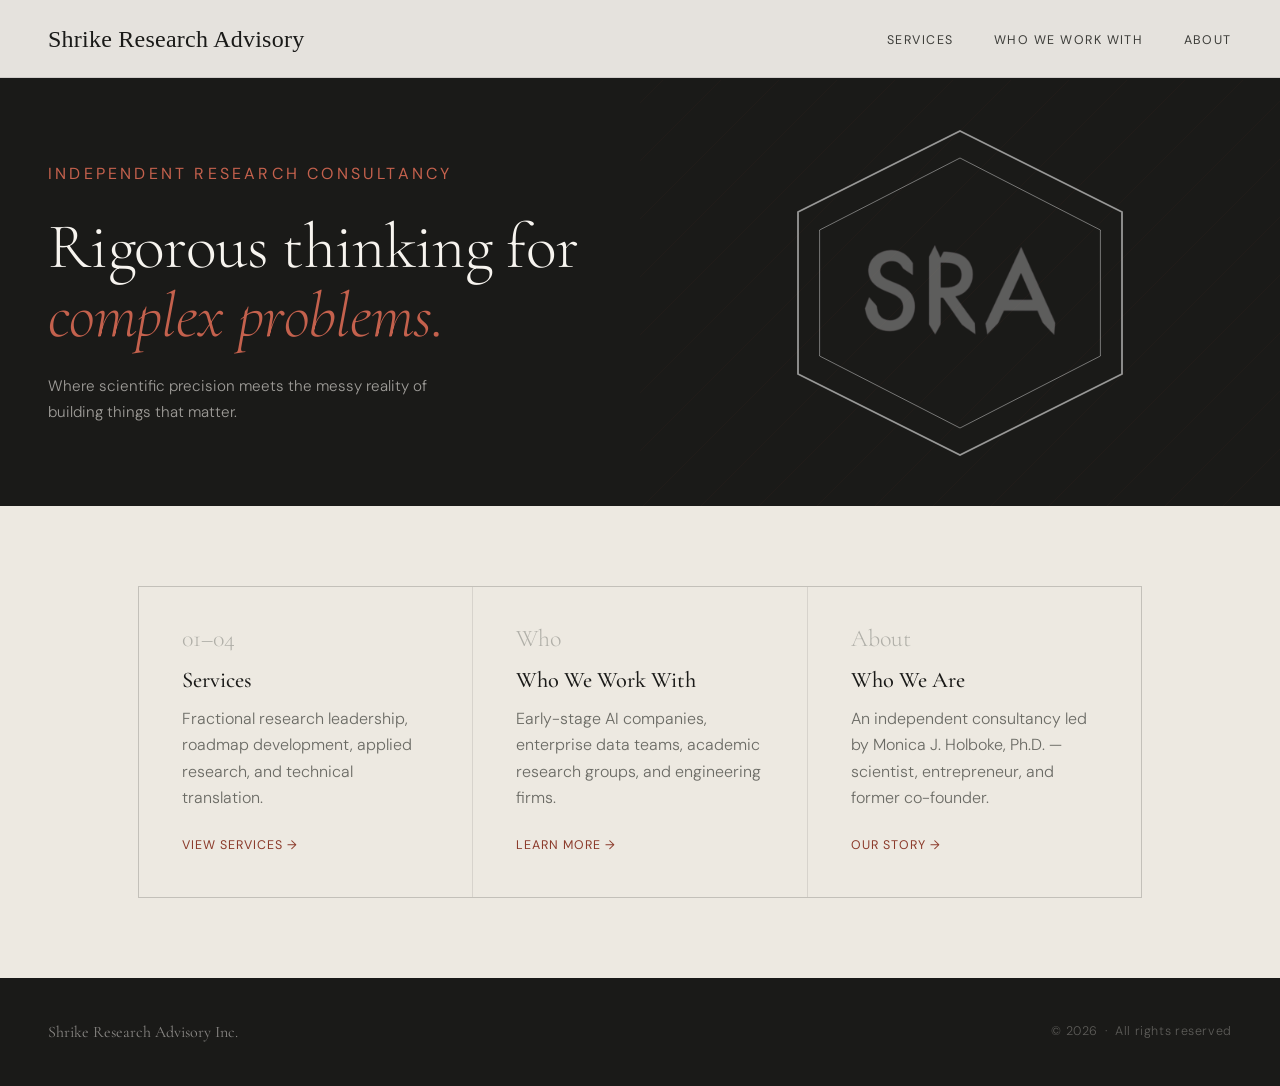
<file: index.html>
<!DOCTYPE html>
<html lang="en">
<head>
<meta charset="UTF-8">
<meta name="viewport" content="width=device-width, initial-scale=1.0">
<title>Shrike Research Advisory Inc.</title>
<link rel="preconnect" href="https://fonts.googleapis.com">
<link rel="preconnect" href="https://fonts.gstatic.com" crossorigin>
<link href="https://fonts.googleapis.com/css2?family=Cormorant+Garamond:ital,wght@0,300;0,400;0,500;0,600;1,300;1,400&family=DM+Sans:wght@300;400;500&display=swap" rel="stylesheet">
<link rel="stylesheet" href="style.css">
<link rel="icon" type="image/png" href="/favicon.png">
</head>
<body>

<nav>
  <a href="index.html" class="nav-logo">Shrike Research Advisory</a>
 <ul class="nav-links" id="nav-links">
    <li><a href="services.html">Services</a></li>
    <li><a href="clients.html">Who We Work With</a></li>
    <li><a href="about.html">About</a></li>
  </ul>
  <button class="nav-hamburger" id="nav-hamburger" aria-label="Open menu" aria-expanded="false">
  <span></span><span></span><span></span>
</button>
</nav>

<header class="hero">
  <div class="hero-text">
    <p class="hero-eyebrow">Independent Research Consultancy</p>
    <h1>Rigorous thinking for<br><em>complex problems.</em></h1>
    <p class="hero-tagline">Where scientific precision meets the messy reality of building things that matter.</p>
  </div>
 <div class="hero-image-panel">
  <div class="hero-logo-wrap">
    <svg class="hero-hexagon" viewBox="0 0 200 200" fill="none" xmlns="http://www.w3.org/2000/svg">
      <polygon points="100,10 190,55 190,145 100,190 10,145 10,55" stroke="white" stroke-width="1" fill="none" opacity="0.55"/>
      <polygon points="100,25 178,65 178,135 100,175 22,135 22,65" stroke="white" stroke-width="0.5" fill="none" opacity="0.45"/>
    </svg>
    <img src="ShrikeLogo.png" alt="Shrike Research Advisory" class="hero-sra">
  </div>
</div>
</header>

<!-- HOMEPAGE PREVIEW CARDS -->
<section style="background: var(--cream-dark);">
  <div class="section-inner">
    <div class="home-cards">

      <a href="services.html" class="home-card">
        <div class="home-card-number">01–04</div>
        <h2 class="home-card-title">Services</h2>
        <p class="home-card-desc">Fractional research leadership, roadmap development, applied research, and technical translation.</p>
        <span class="home-card-link">View services →</span>
      </a>

      <a href="clients.html" class="home-card">
        <div class="home-card-number">Who</div>
        <h2 class="home-card-title">Who We Work With</h2>
        <p class="home-card-desc">Early-stage AI companies, enterprise data teams, academic research groups, and engineering firms.</p>
        <span class="home-card-link">Learn more →</span>
      </a>

      <a href="about.html" class="home-card">
        <div class="home-card-number">About</div>
        <h2 class="home-card-title">Who We Are</h2>
        <p class="home-card-desc">An independent consultancy led by Monica J. Holboke, Ph.D. — scientist, entrepreneur, and former co-founder.</p>
        <span class="home-card-link">Our story →</span>
      </a>

    </div>
  </div>
</section>

<footer>
  <span class="footer-brand">Shrike Research Advisory Inc.</span>
  <span class="footer-copy">&copy; 2026 &nbsp;·&nbsp; All rights reserved</span>
</footer>
<script>
  var btn = document.getElementById('nav-hamburger');
  var links = document.getElementById('nav-links');
  btn.addEventListener('click', function() {
    var open = links.classList.toggle('nav-open');
    btn.setAttribute('aria-expanded', open);
    btn.classList.toggle('is-open', open);
  });
</script>
</body>
</html>
</file>
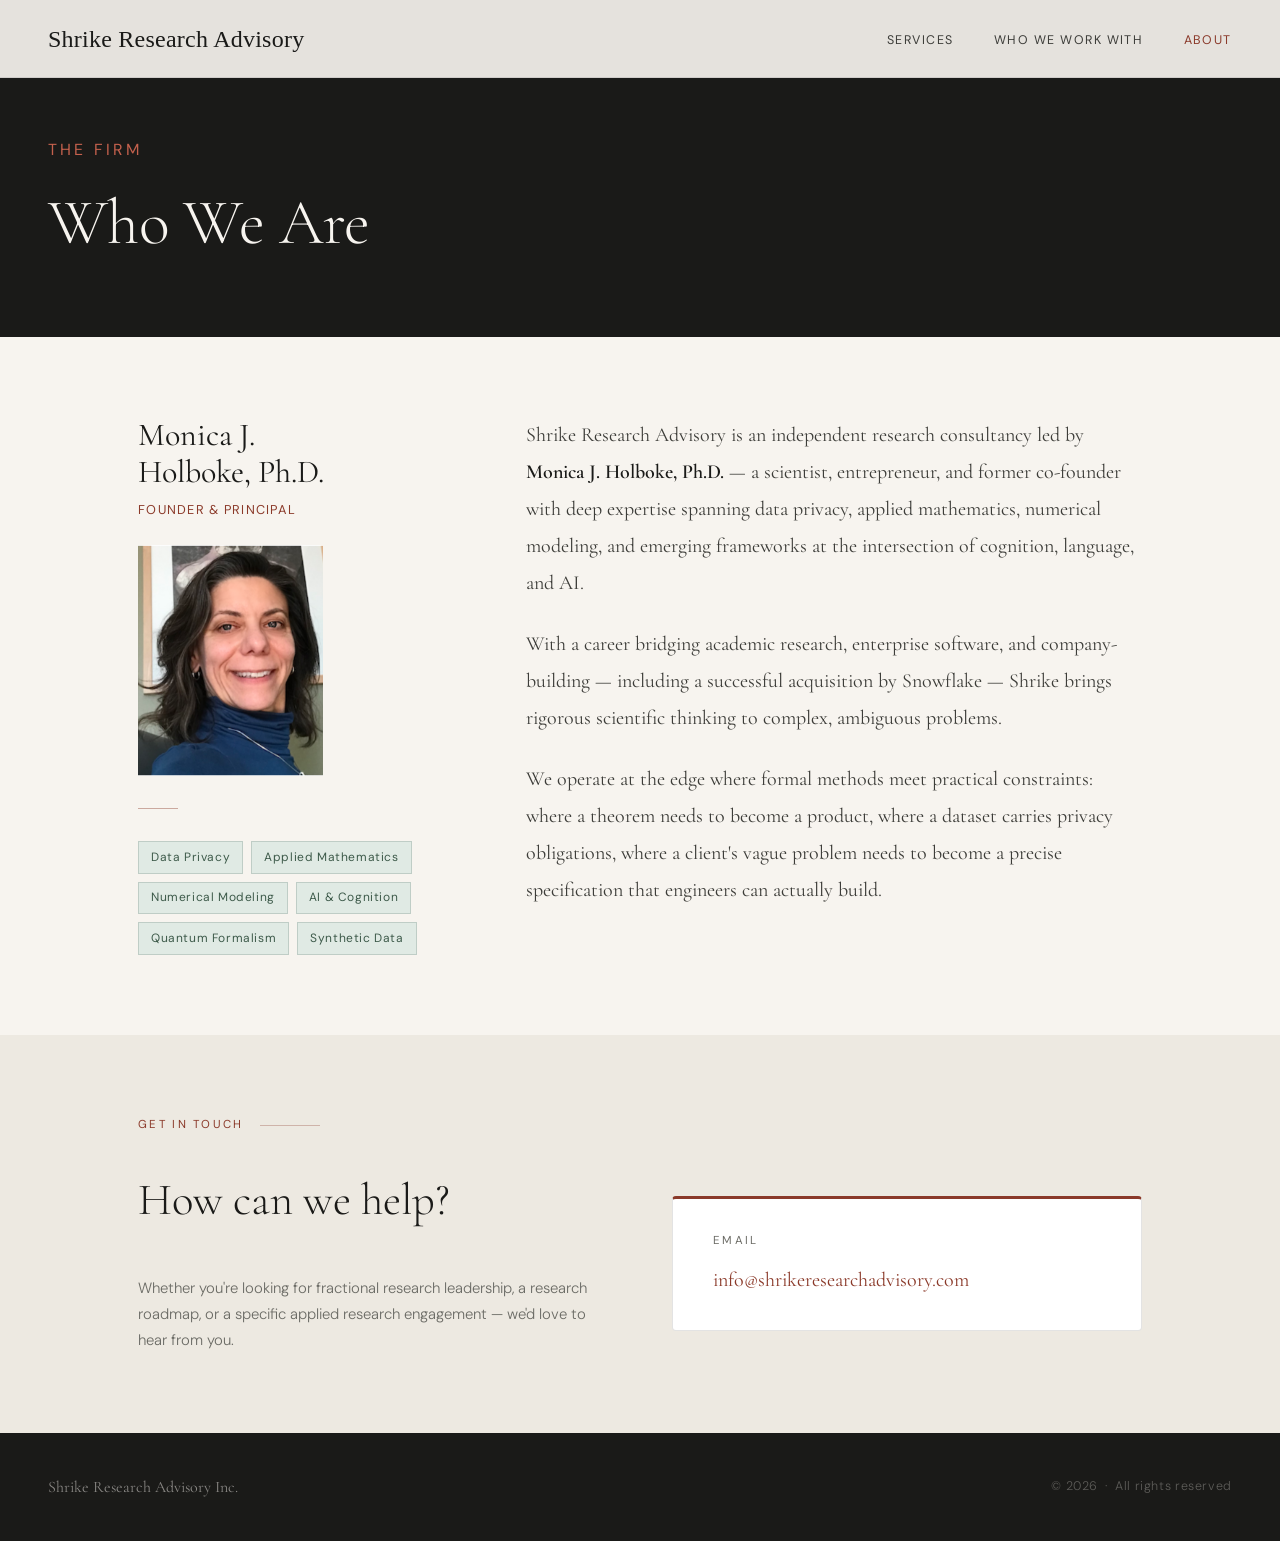
<file: about.html>
<!DOCTYPE html>
<html lang="en">
<head>
<meta charset="UTF-8">
<meta name="viewport" content="width=device-width, initial-scale=1.0">
<title>About — Shrike Research Advisory</title>
<link rel="preconnect" href="https://fonts.googleapis.com">
<link rel="preconnect" href="https://fonts.gstatic.com" crossorigin>
<link href="https://fonts.googleapis.com/css2?family=Cormorant+Garamond:ital,wght@0,300;0,400;0,500;0,600;1,300;1,400&family=DM+Sans:wght@300;400;500&display=swap" rel="stylesheet">
<link rel="stylesheet" href="style.css">
</head>
<body>

<nav>
  <a href="index.html" class="nav-logo">Shrike Research Advisory</a>
  <ul class="nav-links" id="nav-links">
    <li><a href="services.html">Services</a></li>
    <li><a href="clients.html">Who We Work With</a></li>
    <li><a href="about.html" class="active">About</a></li>
  </ul>
  <button class="nav-hamburger" id="nav-hamburger" aria-label="Open menu" aria-expanded="false">
  <span></span><span></span><span></span>
</button>
</nav>

<header class="hero hero--slim">
  <div class="hero-text">
    <p class="hero-eyebrow">The Firm</p>
    <h1>Who We Are</h1>
  </div>
</header>

<section style="background: var(--cream);">
  <div class="section-inner">
    <div class="about-layout">
      <div class="about-sidebar">
        <h2 class="about-name">Monica J.<br>Holboke, Ph.D.</h2>
        <p class="about-title">Founder &amp; Principal</p>
        <!-- PHOTO: replace monica-holboke.jpg with your actual filename -->
        <img src="monica-holboke.jpg" alt="Monica J. Holboke, Ph.D." class="about-photo">
        <div class="rule"></div>
        <div class="expertise-tags">
          <span class="tag">Data Privacy</span>
          <span class="tag">Applied Mathematics</span>
          <span class="tag">Numerical Modeling</span>
          <span class="tag">AI &amp; Cognition</span>
          <span class="tag">Quantum Formalism</span>
          <span class="tag">Synthetic Data</span>
        </div>
      </div>
      <div class="about-body">
        <p>Shrike Research Advisory is an independent research consultancy led by <strong>Monica J. Holboke, Ph.D.</strong> — a scientist, entrepreneur, and former co-founder with deep expertise spanning data privacy, applied mathematics, numerical modeling, and emerging frameworks at the intersection of cognition, language, and AI.</p>
        <p>With a career bridging academic research, enterprise software, and company-building — including a successful acquisition by Snowflake — Shrike brings rigorous scientific thinking to complex, ambiguous problems.</p>
        <p>We operate at the edge where formal methods meet practical constraints: where a theorem needs to become a product, where a dataset carries privacy obligations, where a client's vague problem needs to become a precise specification that engineers can actually build.</p>
      </div>
    </div>
  </div>
</section>

<!-- CONTACT -->
<section style="background: var(--cream-dark);">
  <div class="section-inner">
    <p class="section-label">Get In Touch</p>
    <div class="contact-layout">
      <div>
        <h2 class="section-heading">How can we help?</h2>
        <p style="font-size: 0.93rem; font-weight: 300; color: var(--ink-muted); line-height: 1.75; max-width: 480px;">Whether you're looking for fractional research leadership, a research roadmap, or a specific applied research engagement — we'd love to hear from you.</p>
      </div>
      <div class="contact-card">
        <p class="contact-label">Email</p>
        <a href="mailto:info@shrikeresearchadvisory.com" class="contact-email">info@shrikeresearchadvisory.com</a>
      </div>
    </div>
  </div>
</section>

<footer>
  <span class="footer-brand">Shrike Research Advisory Inc.</span>
  <span class="footer-copy">&copy; 2026 &nbsp;·&nbsp; All rights reserved</span>
</footer>
<script>
  var btn = document.getElementById('nav-hamburger');
  var links = document.getElementById('nav-links');
  btn.addEventListener('click', function() {
    var open = links.classList.toggle('nav-open');
    btn.setAttribute('aria-expanded', open);
    btn.classList.toggle('is-open', open);
  });
</script>
</body>
</html>
</file>
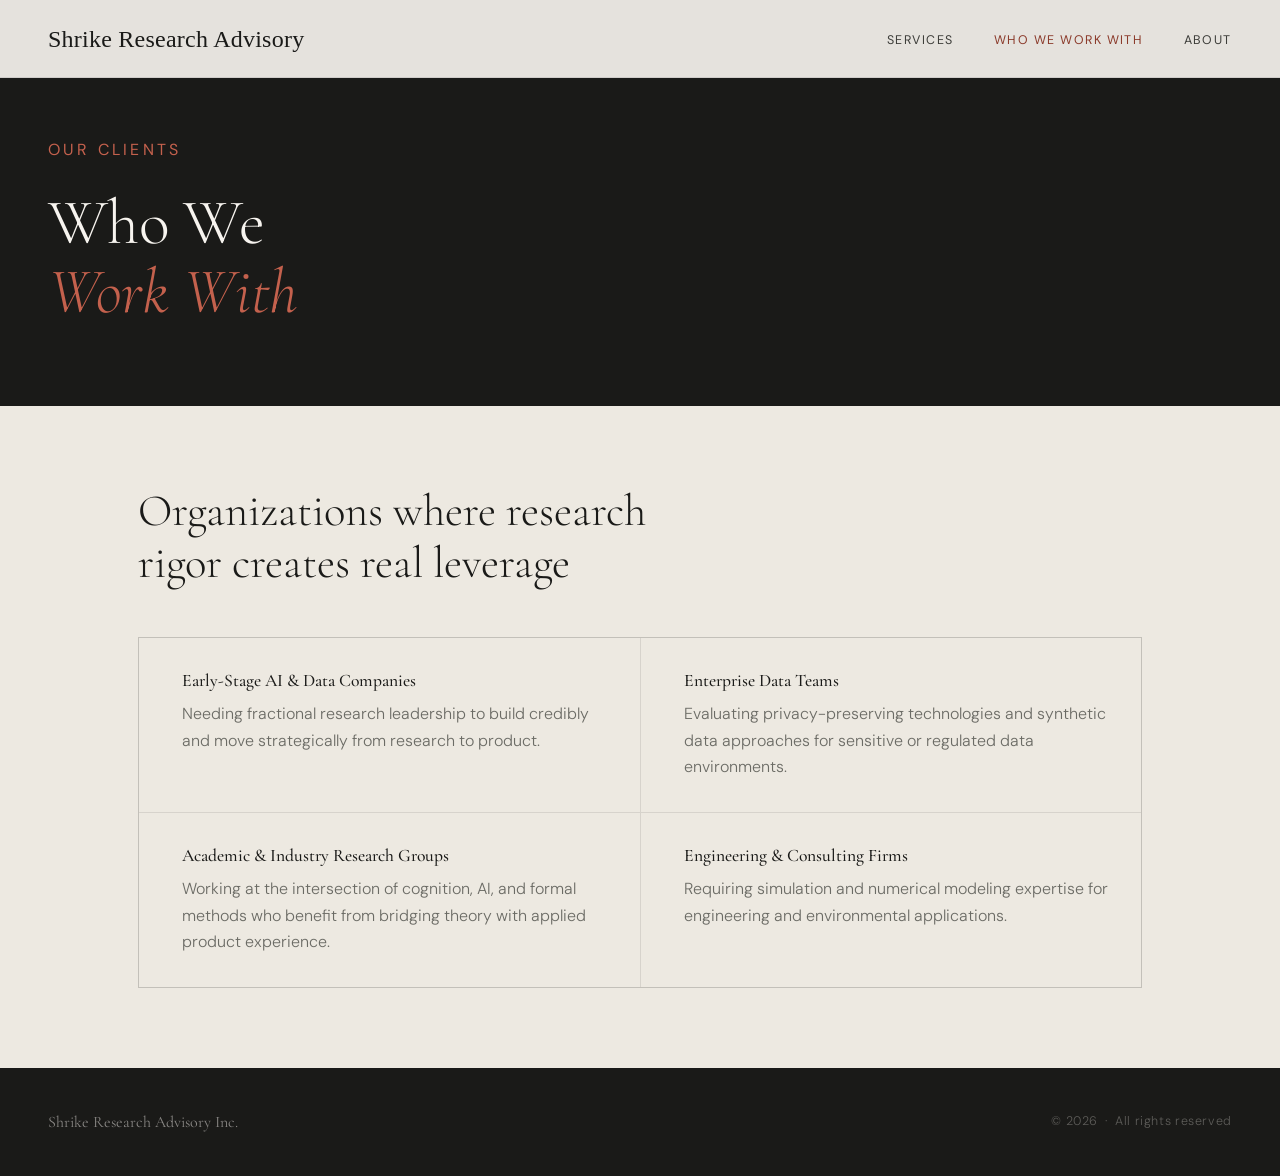
<file: clients.html>
<!DOCTYPE html>
<html lang="en">
<head>
<meta charset="UTF-8">
<meta name="viewport" content="width=device-width, initial-scale=1.0">
<title>Who We Work With — Shrike Research Advisory</title>
<link rel="preconnect" href="https://fonts.googleapis.com">
<link rel="preconnect" href="https://fonts.gstatic.com" crossorigin>
<link href="https://fonts.googleapis.com/css2?family=Cormorant+Garamond:ital,wght@0,300;0,400;0,500;0,600;1,300;1,400&family=DM+Sans:wght@300;400;500&display=swap" rel="stylesheet">
<link rel="stylesheet" href="style.css">
</head>
<body>

<nav>
  <a href="index.html" class="nav-logo">Shrike Research Advisory</a>
  <ul class="nav-links" id="nav-links">
    <li><a href="services.html">Services</a></li>
    <li><a href="clients.html" class="active">Who We Work With</a></li>
    <li><a href="about.html">About</a></li>
  </ul>
  <button class="nav-hamburger" id="nav-hamburger" aria-label="Open menu" aria-expanded="false">
  <span></span><span></span><span></span>
</button>
</nav>

<header class="hero hero--slim">
  <div class="hero-text">
    <p class="hero-eyebrow">Our Clients</p>
    <h1>Who We<br><em>Work With</em></h1>
  </div>
</header>

<section style="background: var(--cream-dark);">
  <div class="section-inner">
    <h2 class="section-heading" style="margin-bottom: 3rem;">Organizations where research<br>rigor creates real leverage</h2>

    <div class="clients-grid">
      <div class="client-card">
        <h3 class="client-card-title">Early-Stage AI &amp; Data Companies</h3>
        <p class="client-card-desc">Needing fractional research leadership to build credibly and move strategically from research to product.</p>
      </div>
      <div class="client-card">
        <h3 class="client-card-title">Enterprise Data Teams</h3>
        <p class="client-card-desc">Evaluating privacy-preserving technologies and synthetic data approaches for sensitive or regulated data environments.</p>
      </div>
      <div class="client-card">
        <h3 class="client-card-title">Academic &amp; Industry Research Groups</h3>
        <p class="client-card-desc">Working at the intersection of cognition, AI, and formal methods who benefit from bridging theory with applied product experience.</p>
      </div>
      <div class="client-card">
        <h3 class="client-card-title">Engineering &amp; Consulting Firms</h3>
        <p class="client-card-desc">Requiring simulation and numerical modeling expertise for engineering and environmental applications.</p>
      </div>
    </div>
  </div>
</section>

<footer>
  <span class="footer-brand">Shrike Research Advisory Inc.</span>
  <span class="footer-copy">&copy; 2026 &nbsp;·&nbsp; All rights reserved</span>
</footer>
<script>
  var btn = document.getElementById('nav-hamburger');
  var links = document.getElementById('nav-links');
  btn.addEventListener('click', function() {
    var open = links.classList.toggle('nav-open');
    btn.setAttribute('aria-expanded', open);
    btn.classList.toggle('is-open', open);
  });
</script>
</body>
</html>
</file>
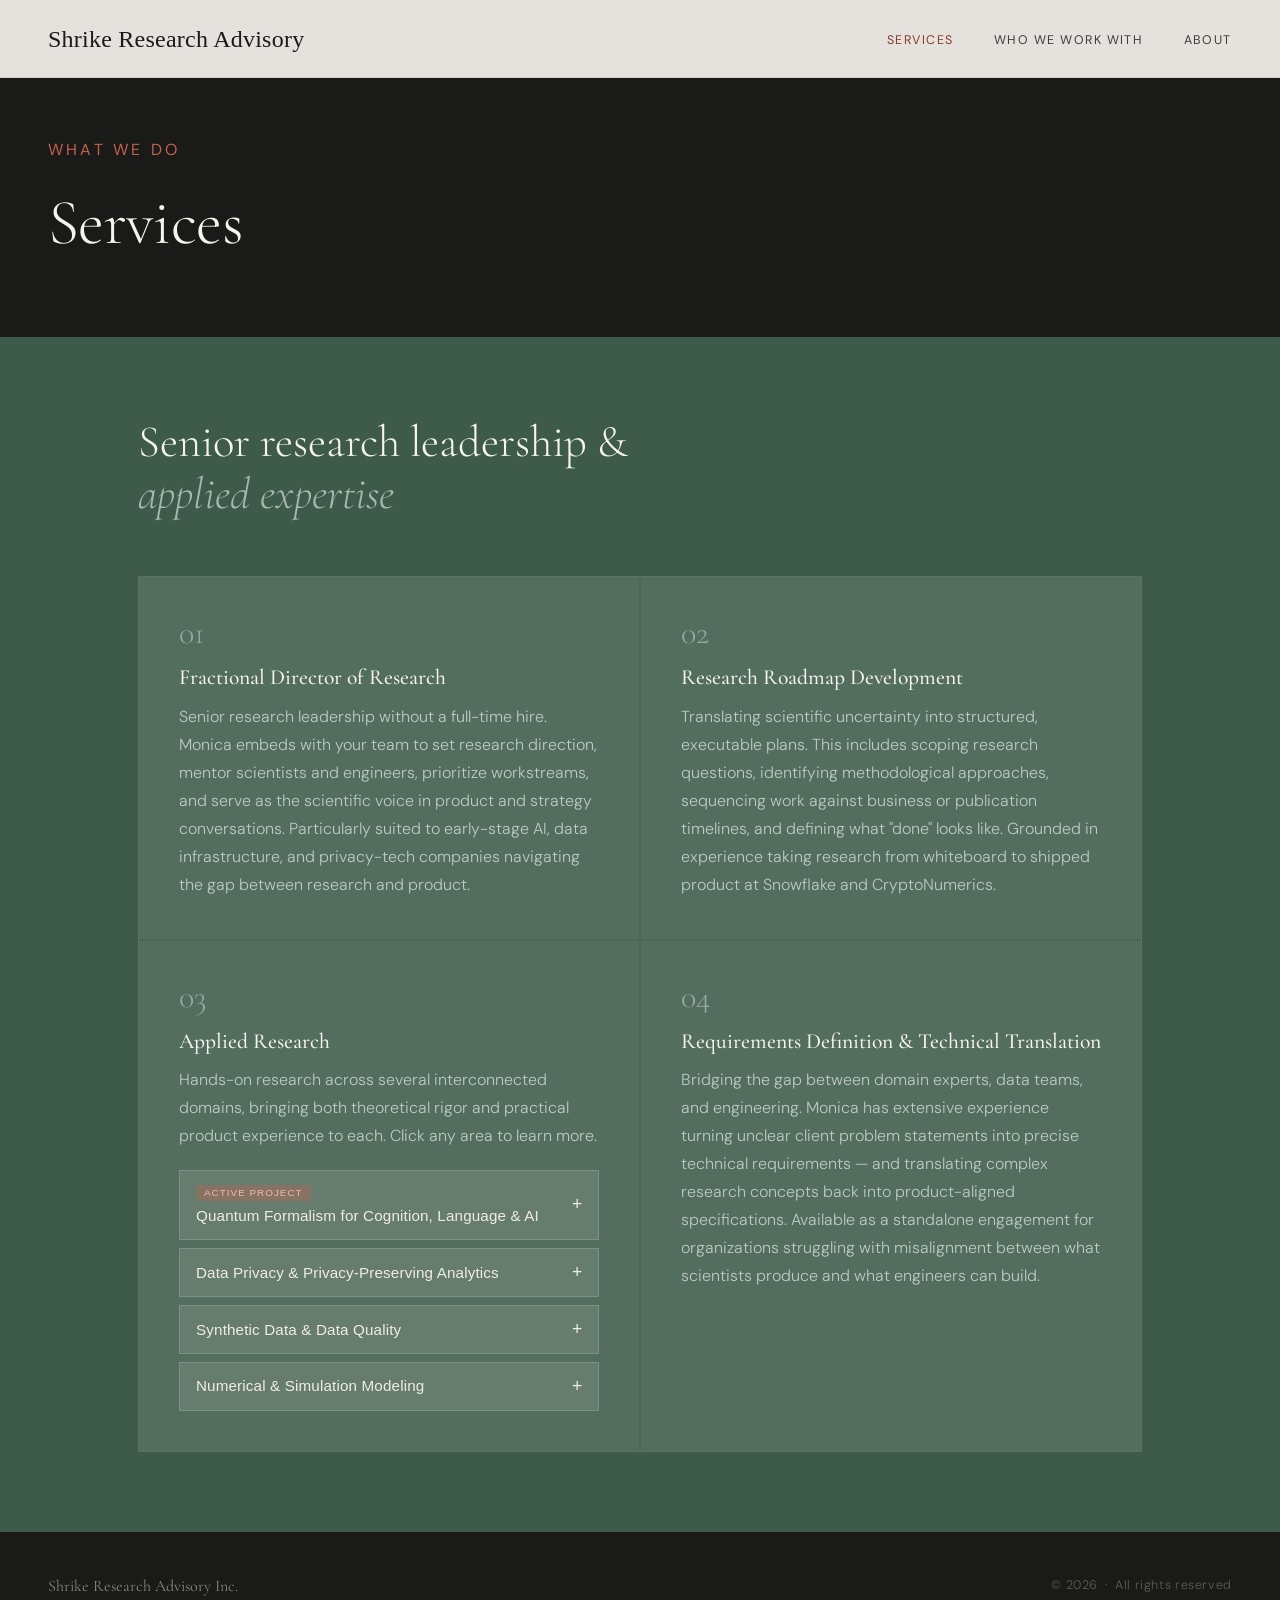
<file: services.html>
<!DOCTYPE html>
<html lang="en">
<head>
<meta charset="UTF-8">
<meta name="viewport" content="width=device-width, initial-scale=1.0">
<title>Services — Shrike Research Advisory</title>
<link rel="preconnect" href="https://fonts.googleapis.com">
<link rel="preconnect" href="https://fonts.gstatic.com" crossorigin>
<link href="https://fonts.googleapis.com/css2?family=Cormorant+Garamond:ital,wght@0,300;0,400;0,500;0,600;1,300;1,400&family=DM+Sans:wght@300;400;500&display=swap" rel="stylesheet">
<link rel="stylesheet" href="style.css">
</head>
<body>

<nav>
  <a href="index.html" class="nav-logo">Shrike Research Advisory</a>
 <ul class="nav-links" id="nav-links">
    <li><a href="services.html" class="active">Services</a></li>
    <li><a href="clients.html">Who We Work With</a></li>
    <li><a href="about.html">About</a></li>
  </ul>
  <button class="nav-hamburger" id="nav-hamburger" aria-label="Open menu" aria-expanded="false">
  <span></span><span></span><span></span>
</button>
</nav>

<header class="hero hero--slim">
  <div class="hero-text">
    <p class="hero-eyebrow">What We Do</p>
    <h1>Services</h1>
  </div>
</header>

<section style="background: var(--sage);">
  <div class="section-inner">
    <h2 class="section-heading section-heading--light" style="margin-bottom:3.5rem; max-width:600px;">Senior research leadership &amp; <em>applied expertise</em></h2>

    <div class="services-grid">

      <div class="service-card">
        <div class="service-number">01</div>
        <h3 class="service-title">Fractional Director of Research</h3>
        <p class="service-desc">Senior research leadership without a full-time hire. Monica embeds with your team to set research direction, mentor scientists and engineers, prioritize workstreams, and serve as the scientific voice in product and strategy conversations. Particularly suited to early-stage AI, data infrastructure, and privacy-tech companies navigating the gap between research and product.</p>
      </div>

      <div class="service-card">
        <div class="service-number">02</div>
        <h3 class="service-title">Research Roadmap Development</h3>
        <p class="service-desc">Translating scientific uncertainty into structured, executable plans. This includes scoping research questions, identifying methodological approaches, sequencing work against business or publication timelines, and defining what "done" looks like. Grounded in experience taking research from whiteboard to shipped product at Snowflake and CryptoNumerics.</p>
      </div>

      <div class="service-card">
        <div class="service-number">03</div>
        <h3 class="service-title">Applied Research</h3>
        <p class="service-desc">Hands-on research across several interconnected domains, bringing both theoretical rigor and practical product experience to each. Click any area to learn more.</p>

        <div class="sub-research">

          <div class="sub-item">
            <button class="sub-item-trigger" aria-expanded="false">
              <span class="sub-item-trigger-left">
                <span class="sub-item-badge">Active Project</span>
                <span class="sub-item-title">Quantum Formalism for Cognition, Language &amp; AI</span>
              </span>
              <span class="sub-item-chevron" aria-hidden="true">+</span>
            </button>
            <div class="sub-item-body" hidden>
              <p class="sub-item-desc">Applying quantum mathematical formalism to model ambiguity, perception, and meaning in ways classical probability cannot capture — with implications for world models, grounded language learning, and creative AI systems. Active collaboration with IAQC.</p>
            </div>
          </div>

          <div class="sub-item">
            <button class="sub-item-trigger" aria-expanded="false">
              <span class="sub-item-trigger-left">
                <span class="sub-item-title">Data Privacy &amp; Privacy-Preserving Analytics</span>
              </span>
              <span class="sub-item-chevron" aria-hidden="true">+</span>
            </button>
            <div class="sub-item-body" hidden>
              <p class="sub-item-desc">Design and evaluation of differential privacy, synthetic data, k-anonymity, and secure multi-party computation systems for organizations handling sensitive data or building privacy-safe ML pipelines.</p>
            </div>
          </div>

          <div class="sub-item">
            <button class="sub-item-trigger" aria-expanded="false">
              <span class="sub-item-trigger-left">
                <span class="sub-item-title">Synthetic Data &amp; Data Quality</span>
              </span>
              <span class="sub-item-chevron" aria-hidden="true">+</span>
            </button>
            <div class="sub-item-body" hidden>
              <p class="sub-item-desc">Research and prototyping in synthetic tabular data generation, including evaluation frameworks for fidelity, utility, and when synthetic data is — and isn't — an appropriate substitute.</p>
            </div>
          </div>

          <div class="sub-item">
            <button class="sub-item-trigger" aria-expanded="false">
              <span class="sub-item-trigger-left">
                <span class="sub-item-title">Numerical &amp; Simulation Modeling</span>
              </span>
              <span class="sub-item-chevron" aria-hidden="true">+</span>
            </button>
            <div class="sub-item-body" hidden>
              <p class="sub-item-desc">Design and implementation of numerical models integrating diverse data sources, with depth in hydrodynamic simulation and large-scale scientific computation for engineering and environmental applications.</p>
            </div>
          </div>

        </div>
      </div>

      <div class="service-card">
        <div class="service-number">04</div>
        <h3 class="service-title">Requirements Definition &amp; Technical Translation</h3>
        <p class="service-desc">Bridging the gap between domain experts, data teams, and engineering. Monica has extensive experience turning unclear client problem statements into precise technical requirements — and translating complex research concepts back into product-aligned specifications. Available as a standalone engagement for organizations struggling with misalignment between what scientists produce and what engineers can build.</p>
      </div>

    </div>
  </div>
</section>

<footer>
  <span class="footer-brand">Shrike Research Advisory Inc.</span>
  <span class="footer-copy">&copy; 2026 &nbsp;·&nbsp; All rights reserved</span>
</footer>

<script>
  document.querySelectorAll('.sub-item-trigger').forEach(function(btn) {
    btn.addEventListener('click', function() {
      var expanded = this.getAttribute('aria-expanded') === 'true';
      var body = this.nextElementSibling;
      var chevron = this.querySelector('.sub-item-chevron');

      this.setAttribute('aria-expanded', !expanded);
      if (expanded) {
        body.hidden = true;
        chevron.textContent = '+';
      } else {
        body.hidden = false;
        chevron.textContent = '×';
      }
    });
  });
</script>
<script>
  var btn = document.getElementById('nav-hamburger');
  var links = document.getElementById('nav-links');
  btn.addEventListener('click', function() {
    var open = links.classList.toggle('nav-open');
    btn.setAttribute('aria-expanded', open);
    btn.classList.toggle('is-open', open);
  });
</script>
</body>
</html>
</file>
<file: style.css>
/* ============================================
   SHRIKE RESEARCH ADVISORY — Global Stylesheet
   style.css
   
   HOW TO USE ON ANY NEW PAGE:
   Add this to your <head>:
     <link rel="stylesheet" href="style.css">
   
   For pages in subfolders (e.g. pages/contact.html):
     <link rel="stylesheet" href="../style.css">
   ============================================ */


/* ── RESET & BASE ─────────────────────────── */
*, *::before, *::after { box-sizing: border-box; margin: 0; padding: 0; }

:root {
  --ink: #1a1a18;
  --ink-mid: #3d3d39;
  --ink-muted: #6b6b65;
  --ink-faint: #b0afa8;
  --cream: #f7f4ef;
  --cream-dark: #ede9e1;
  --rust: #8b3a2a;
  --rust-light: #c4614d;
  --rust-pale: #f0e0da;
  --sage: #3d5a4a;
  --sage-pale: #e0eae4;
  --gold: #a07830;
  --white: #ffffff;
  --serif: 'Cormorant Garamond', Georgia, serif;
  --sans: 'DM Sans', system-ui, sans-serif;
}

html { scroll-behavior: smooth; }

body {
  font-family: var(--sans);
  font-weight: 300;
  color: var(--ink);
  background: var(--cream);
  font-size: 18px;
  line-height: 1.75;
  -webkit-font-smoothing: antialiased;
}


/* ── NAVIGATION ───────────────────────────── */
nav {
  position: fixed;
  top: 0; left: 0; right: 0;
  z-index: 100;
  padding: 1.1rem 3rem;
  display: flex;
  align-items: center;
  justify-content: space-between;
  background: rgba(247, 244, 239, 0.92);
  backdrop-filter: blur(8px);
  border-bottom: 0.5px solid rgba(26,26,24,0.1);
}

.nav-logo {
  font-family:'Playfair Display', serif;
  font-size: 1.5rem;
  font-weight: 500;
  letter-spacing: 0.01em;
  color: var(--ink);
  text-decoration: none;
}

.nav-links {
  display: flex;
  gap: 2.5rem;
  list-style: none;
}

.nav-links a {
  font-family: var(--sans);
  font-size: 0.78rem;
  font-weight: 400;
  letter-spacing: 0.12em;
  text-transform: uppercase;
  color: var(--ink-mid);
  text-decoration: none;
  transition: color 0.2s;
}

.nav-links a:hover { color: var(--rust); }
.nav-links a.active { color: var(--rust); }


/* ── HERO ─────────────────────────────────── */
.hero {
  padding-top: 80px;
  min-height: 52vh;
  display: grid;
  grid-template-columns: 1fr 1fr;
  background: var(--ink);
  overflow: hidden;
  position: relative;
}

.hero-text {
  padding: 5rem 3rem 5rem 3rem;
  display: flex;
  flex-direction: column;
  justify-content: center;
  position: relative;
  z-index: 2;
}

.hero-eyebrow {
  font-family: var(--sans);
  font-size: 1rem;
  font-weight: 400;
  letter-spacing: 0.2em;
  text-transform: uppercase;
  color: var(--rust-light);
  margin-bottom: 1.5rem;
}

.hero h1 {
  font-family: var(--serif);
  font-size: clamp(2.8rem, 5vw, 4.2rem);
  font-weight: 300;
  line-height: 1.08;
  color: var(--cream);
  letter-spacing: -0.01em;
  margin-bottom: 1.5rem;
}

.hero h1 em {
  font-style: italic;
  color: var(--rust-light);
}

.hero-tagline {
  font-family: var(--sans);
  font-size: 0.95rem;
  font-weight: 300;
  color: rgba(247,244,239,0.6);
  line-height: 1.7;
  max-width: 400px;
}

/* Hero image panel — replace the SVG with a real <img> when ready */
.hero-image-panel {
  position: relative;
  overflow: hidden;
  background: var(--ink);
  display: flex;
  align-items: center;
  justify-content: center;
}

.hero-image-panel::before {
  content: '';
  position: absolute;
  inset: 0;
  background:
    repeating-linear-gradient(
      -45deg,
      transparent,
      transparent 40px,
      rgba(139,58,42,0.06) 40px,
      rgba(139,58,42,0.06) 41px
    );
  z-index: 1;
}

.hero-logo-wrap {
  position: relative;
  width: 360px;
  height: 360px;
  display: flex;
  align-items: center;
  justify-content: center;
  z-index: 2;
}

.hero-hexagon {
  position: absolute;
  inset: 0;
  width: 100%;
  height: 100%;
}

.hero-sra {
  width: 55%;
  height: auto;
  object-fit: contain;
  mix-blend-mode: screen;
  opacity: 1;
  position: relative;
  z-index: 3;
}

.hero-image-panel {
  display: flex;
  align-items: center;
  justify-content: center;
}

.hero-image-panel img {
  width: 55%;
  max-width: 280px;
  height: auto;
  object-fit: contain;
  opacity: 0.50;
  mix-blend-mode: screen;
}

.hero-image-panel::before {
  content: '';
  position: absolute;
  inset: 0;
  background:
    repeating-linear-gradient(
      -45deg,
      transparent,
      transparent 40px,
      rgba(139,58,42,0.06) 40px,
      rgba(139,58,42,0.06) 41px
    );
  z-index: 1;
}

.hero-geo {
  position: absolute;
  inset: 0;
  display: flex;
  align-items: center;
  justify-content: center;
  z-index: 2;
}

.hero-geo svg {
  width: 60%;
  opacity: 0.18;
}

/* Shorter hero for interior pages */
.hero--slim {
  min-height: 28vh;
  grid-template-columns: 1fr;
}

.hero--slim .hero-text {
  padding: 3.5rem 3rem;
}


/* ── SECTION SCAFFOLDING ──────────────────── */
section { width: 100%; }

.section-inner {
  max-width: 1100px;
  margin: 0 auto;
  padding: 5rem 3rem;
}

.section-label {
  font-family: var(--sans);
  font-size: 0.72rem;
  font-weight: 400;
  letter-spacing: 0.2em;
  text-transform: uppercase;
  color: var(--rust);
  margin-bottom: 2.5rem;
  display: flex;
  align-items: center;
  gap: 1rem;
}

.section-label::after {
  content: '';
  flex: 1;
  height: 0.5px;
  background: var(--rust);
  opacity: 0.3;
  max-width: 60px;
}

/* Section label on dark backgrounds */
.section-label--light {
  color: rgba(224,234,228,0.7);
}

.section-label--light::after {
  background: rgba(224,234,228,0.4);
  opacity: 1;
}

/* Section headings */
.section-heading {
  font-family: var(--serif);
  font-size: clamp(2rem, 3.5vw, 2.8rem);
  font-weight: 300;
  color: var(--ink);
  line-height: 1.15;
  margin-bottom: 3rem;
}

.section-heading--light {
  color: var(--cream);
}

.section-heading em {
  font-style: italic;
  color: var(--ink-muted);
}

.section-heading--light em {
  color: rgba(224,234,228,0.65);
}


/* ── SERVICES SECTION ─────────────────────── */
#services {
  background: var(--sage);
}

.services-grid {
  display: grid;
  grid-template-columns: 1fr 1fr;
  gap: 1.5px;
  background: rgba(255,255,255,0.08);
  border: 0.5px solid rgba(255,255,255,0.08);
}

.service-card {
  background: rgba(255,255,255,0.04);
  padding: 2.5rem;
  transition: background 0.25s;
}

.service-card:hover {
  background: rgba(255,255,255,0.08);
}

.service-number {
  font-family: var(--serif);
  font-size: 2rem;
  font-weight: 300;
  color: rgba(224,234,228,0.5);
  line-height: 1;
  margin-bottom: 1rem;
}

.service-title {
  font-family: var(--serif);
  font-size: 1.35rem;
  font-weight: 500;
  color: var(--cream);
  margin-bottom: 0.75rem;
  line-height: 1.2;
}

.service-desc {
  font-size: 1rem;
  font-weight: 300;
  color: rgba(224,234,228,0.75);
  line-height: 1.75;
}

.sub-research {
  margin-top: 1.25rem;
  display: flex;
  flex-direction: column;
  gap: 0.5rem;
}

.sub-item {
  background: rgba(255,255,255,0.1);
  border: 0.5px solid rgba(255,255,255,0.15);
}

.sub-item-trigger {
  width: 100%;
  display: flex;
  align-items: center;
  justify-content: space-between;
  gap: 1rem;
  padding: 0.85rem 1rem;
  background: none;
  border: none;
  cursor: pointer;
  text-align: left;
}

.sub-item-trigger:hover {
  background: rgba(255,255,255,0.06);
}

.sub-item-trigger-left {
  display: flex;
  flex-direction: column;
  gap: 0.3rem;
}

.sub-item-title {
  font-size: 0.95rem;
  font-weight: 400;
  color: #f0ece4;
  letter-spacing: 0.01em;
  line-height: 1.3;
}

.sub-item-badge {
  display: inline-block;
  font-size: 0.62rem;
  font-weight: 400;
  letter-spacing: 0.1em;
  text-transform: uppercase;
  background: rgba(196,97,77,0.35);
  color: #f4b8a8;
  padding: 0.15rem 0.5rem;
  width: fit-content;
}

.sub-item-chevron {
  font-size: 1.1rem;
  font-weight: 300;
  color: #f0ece4;
  flex-shrink: 0;
  line-height: 1;
  transition: color 0.2s;
}

.sub-item-body {
  padding: 0 1rem 0.85rem 1rem;
}

.sub-item-desc {
  font-size: 0.95rem;
  color: rgba(240,236,228,0.8);
  line-height: 1.7;
}


/* ── WHO WE WORK WITH ─────────────────────── */
#clients {
  background: var(--cream-dark);
}

.clients-grid {
  display: grid;
  grid-template-columns: repeat(2, 1fr);
  gap: 1px;
  background: rgba(26,26,24,0.1);
  border: 0.5px solid rgba(26,26,24,0.1);
}

.client-card {
  background: var(--cream-dark);
  padding: 2rem 2rem 2rem 2.5rem;
  border-left: 3px solid transparent;
  transition: border-color 0.2s, background 0.2s;
}

.client-card:hover {
  background: var(--white);
  border-left-color: var(--rust);
}

.client-card-title {
  font-family: var(--serif);
  font-size: 1.1rem;
  font-weight: 500;
  color: var(--ink);
  margin-bottom: 0.5rem;
  line-height: 1.3;
}

.client-card-desc {
  font-size: 1rem;
  font-weight: 300;
  color: var(--ink-muted);
  line-height: 1.65;
}


/* ── ABOUT / WHO WE ARE ───────────────────── */
#about {
  background: var(--cream);
}

.about-layout {
  display: grid;
  grid-template-columns: 1fr 2fr;
  gap: 5rem;
  align-items: start;
}

.about-sidebar {
  position: sticky;
  top: 5rem;
}

.about-name {
  font-family: var(--serif);
  font-size: 2rem;
  font-weight: 400;
  color: var(--ink);
  line-height: 1.15;
  margin-bottom: 0.5rem;
}

.about-title {
  font-size: 0.8rem;
  font-weight: 400;
  letter-spacing: 0.1em;
  text-transform: uppercase;
  color: var(--rust);
  margin-bottom: 1.5rem;
}

.expertise-tags {
  display: flex;
  flex-wrap: wrap;
  gap: 0.5rem;
  margin-top: 1.5rem;
}

.tag {
  font-size: 0.75rem;
  font-weight: 400;
  letter-spacing: 0.05em;
  color: var(--sage);
  background: var(--sage-pale);
  padding: 0.3rem 0.75rem;
  border-radius: 0;
  border: 0.5px solid rgba(61,90,74,0.2);
}

.about-body {
  font-family: var(--serif);
  font-size: 1.25rem;
  font-weight: 400;
  color: var(--ink-mid);
  line-height: 1.85;
}

.about-body p + p {
  margin-top: 1.5rem;
}

.about-body strong {
  font-weight: 600;
  color: var(--ink);
}


.about-photo {
  display: block;
  width: 60%;
  margin-top: 1.25rem;
  margin-bottom: 0;
  aspect-ratio: 4 / 5;
  object-fit: cover;
  object-position: center top;
}


/* ── GENERIC CONTENT BLOCKS ───────────────── */
/* Use these on any new page for standard prose/image layouts */

/* Full-width image */
.img-full {
  width: 100%;
  display: block;
  height: auto;
}

/* Captioned image */
.img-block {
  margin: 2rem 0;
}

.img-block img {
  width: 100%;
  height: auto;
  display: block;
}

.img-caption {
  font-size: 0.8rem;
  font-weight: 300;
  color: var(--ink-muted);
  margin-top: 0.5rem;
  letter-spacing: 0.03em;
}

/* Two-column image + text layout */
.split-layout {
  display: grid;
  grid-template-columns: 1fr 1fr;
  gap: 4rem;
  align-items: center;
}

.split-layout--reversed .split-text { order: -1; }

.split-text h2 {
  font-family: var(--serif);
  font-size: clamp(1.6rem, 3vw, 2.2rem);
  font-weight: 300;
  color: var(--ink);
  line-height: 1.15;
  margin-bottom: 1rem;
}

.split-text p {
  font-size: 0.93rem;
  font-weight: 300;
  color: var(--ink-mid);
  line-height: 1.75;
}

.split-text p + p { margin-top: 1rem; }


/* ── UTILITY ──────────────────────────────── */
.rule {
  width: 40px;
  height: 1px;
  background: var(--rust);
  opacity: 0.4;
  margin: 2rem 0;
}

.bg-cream      { background: var(--cream); }
.bg-cream-dark { background: var(--cream-dark); }
.bg-dark       { background: var(--ink); }
.bg-sage       { background: var(--sage); }


/* ── HOME CARDS ───────────────────────────── */
.home-cards {
  display: grid;
  grid-template-columns: repeat(3, 1fr);
  gap: 1px;
  background: rgba(26,26,24,0.1);
  border: 0.5px solid rgba(26,26,24,0.1);
}

.home-card {
  display: flex;
  flex-direction: column;
  background: var(--cream-dark);
  padding: 2.5rem;
  text-decoration: none;
  border-left: 3px solid transparent;
  transition: border-color 0.2s, background 0.2s;
}

.home-card:hover {
  background: var(--white);
  border-left-color: var(--rust);
}

.home-card-number {
  font-family: var(--serif);
  font-size: 1.5rem;
  font-weight: 300;
  color: var(--ink-faint);
  margin-bottom: 1rem;
  line-height: 1;
}

.home-card-title {
  font-family: var(--serif);
  font-size: 1.4rem;
  font-weight: 500;
  color: var(--ink);
  margin-bottom: 0.75rem;
  line-height: 1.2;
}

.home-card-desc {
  font-size: 1rem;
  font-weight: 300;
  color: var(--ink-muted);
  line-height: 1.65;
  flex: 1;
}

.home-card-link {
  display: inline-block;
  margin-top: 1.5rem;
  font-size: 0.78rem;
  font-weight: 400;
  letter-spacing: 0.08em;
  color: var(--rust);
  text-transform: uppercase;
}

@media (max-width: 900px) {
  .home-cards { grid-template-columns: 1fr; }
}


/* ── CONTACT ──────────────────────────────── */
.contact-layout {
  display: grid;
  grid-template-columns: 1fr 1fr;
  gap: 4rem;
  align-items: center;
}

.contact-card {
  background: var(--white);
  border: 0.5px solid rgba(26,26,24,0.12);
  border-top: 3px solid var(--rust);
  border-radius: 4px;
  padding: 2rem 2.5rem;
}

.contact-label {
  font-size: 0.72rem;
  font-weight: 400;
  letter-spacing: 0.2em;
  text-transform: uppercase;
  color: var(--ink-muted);
  margin-bottom: 0.75rem;
}

.contact-email {
  font-family: var(--serif);
  font-size: 1.25rem;
  font-weight: 400;
  color: var(--rust);
  text-decoration: none;
  transition: color 0.2s;
}

.contact-email:hover {
  color: var(--rust-light);
}

@media (max-width: 900px) {
  .contact-layout {
    grid-template-columns: 1fr;
    gap: 2rem;
  }
}


/* ── FOOTER ───────────────────────────────── */
footer {
  background: var(--ink);
  padding: 2.5rem 3rem;
  display: flex;
  align-items: center;
  justify-content: space-between;
}

.footer-brand {
  font-family: var(--serif);
  font-size: 1rem;
  font-weight: 400;
  color: rgba(247,244,239,0.5);
}

.footer-copy {
  font-size: 0.78rem;
  font-weight: 300;
  color: rgba(247,244,239,0.3);
  letter-spacing: 0.05em;
}


/* ── ANIMATIONS ───────────────────────────── */
@keyframes fadeUp {
  from { opacity: 0; transform: translateY(20px); }
  to   { opacity: 1; transform: translateY(0); }
}

.hero-text > * {
  animation: fadeUp 0.7s ease both;
}

.hero-eyebrow { animation-delay: 0.1s; }
.hero h1      { animation-delay: 0.25s; }
.hero-tagline { animation-delay: 0.4s; }


/* ── RESPONSIVE ───────────────────────────── */
@media (max-width: 900px) {
  nav { padding: 1rem 1.5rem; }
  .nav-links { gap: 1.5rem; }

  .hero {
    grid-template-columns: 1fr;
    min-height: auto;
  }
  .hero-text { padding: 4rem 1.5rem 3rem; }
  .hero-image-panel { display: none; }

  .section-inner { padding: 3.5rem 1.5rem; }

  .services-grid,
  .clients-grid { grid-template-columns: 1fr; }

  .about-layout {
    grid-template-columns: 1fr;
    gap: 2rem;
  }

  .about-sidebar { position: static; }

  .split-layout {
    grid-template-columns: 1fr;
    gap: 2rem;
  }

  .split-layout--reversed .split-text { order: 0; }

  footer { flex-direction: column; gap: 0.5rem; text-align: center; }
}

.nav-hamburger {
  display: none;
  flex-direction: column;
  justify-content: center;
  gap: 5px;
  background: none;
  border: none;
  cursor: pointer;
  padding: 4px;
  width: 32px;
  height: 32px;
}

.nav-hamburger span {
  display: block;
  width: 22px;
  height: 1.5px;
  background: var(--ink);
  transition: transform 0.2s, opacity 0.2s;
}

.nav-hamburger.is-open span:nth-child(1) { transform: translateY(6.5px) rotate(45deg); }
.nav-hamburger.is-open span:nth-child(2) { opacity: 0; }
.nav-hamburger.is-open span:nth-child(3) { transform: translateY(-6.5px) rotate(-45deg); }

@media (max-width: 600px) {
  .nav-links {
    display: none;
    position: absolute;
    top: 100%;
    left: 0; right: 0;
    background: rgba(247,244,239,0.98);
    backdrop-filter: blur(8px);
    border-bottom: 0.5px solid rgba(26,26,24,0.1);
    flex-direction: column;
    gap: 0;
    padding: 0.5rem 0;
  }

  .nav-links.nav-open {
    display: flex;
  }

  .nav-links li a {
    display: block;
    padding: 0.9rem 1.5rem;
    font-size: 0.9rem;
    border-bottom: 0.5px solid rgba(26,26,24,0.06);
  }

  .nav-hamburger { display: flex; }

  .hero h1 { font-size: 2.2rem; }
}
}
</file>
